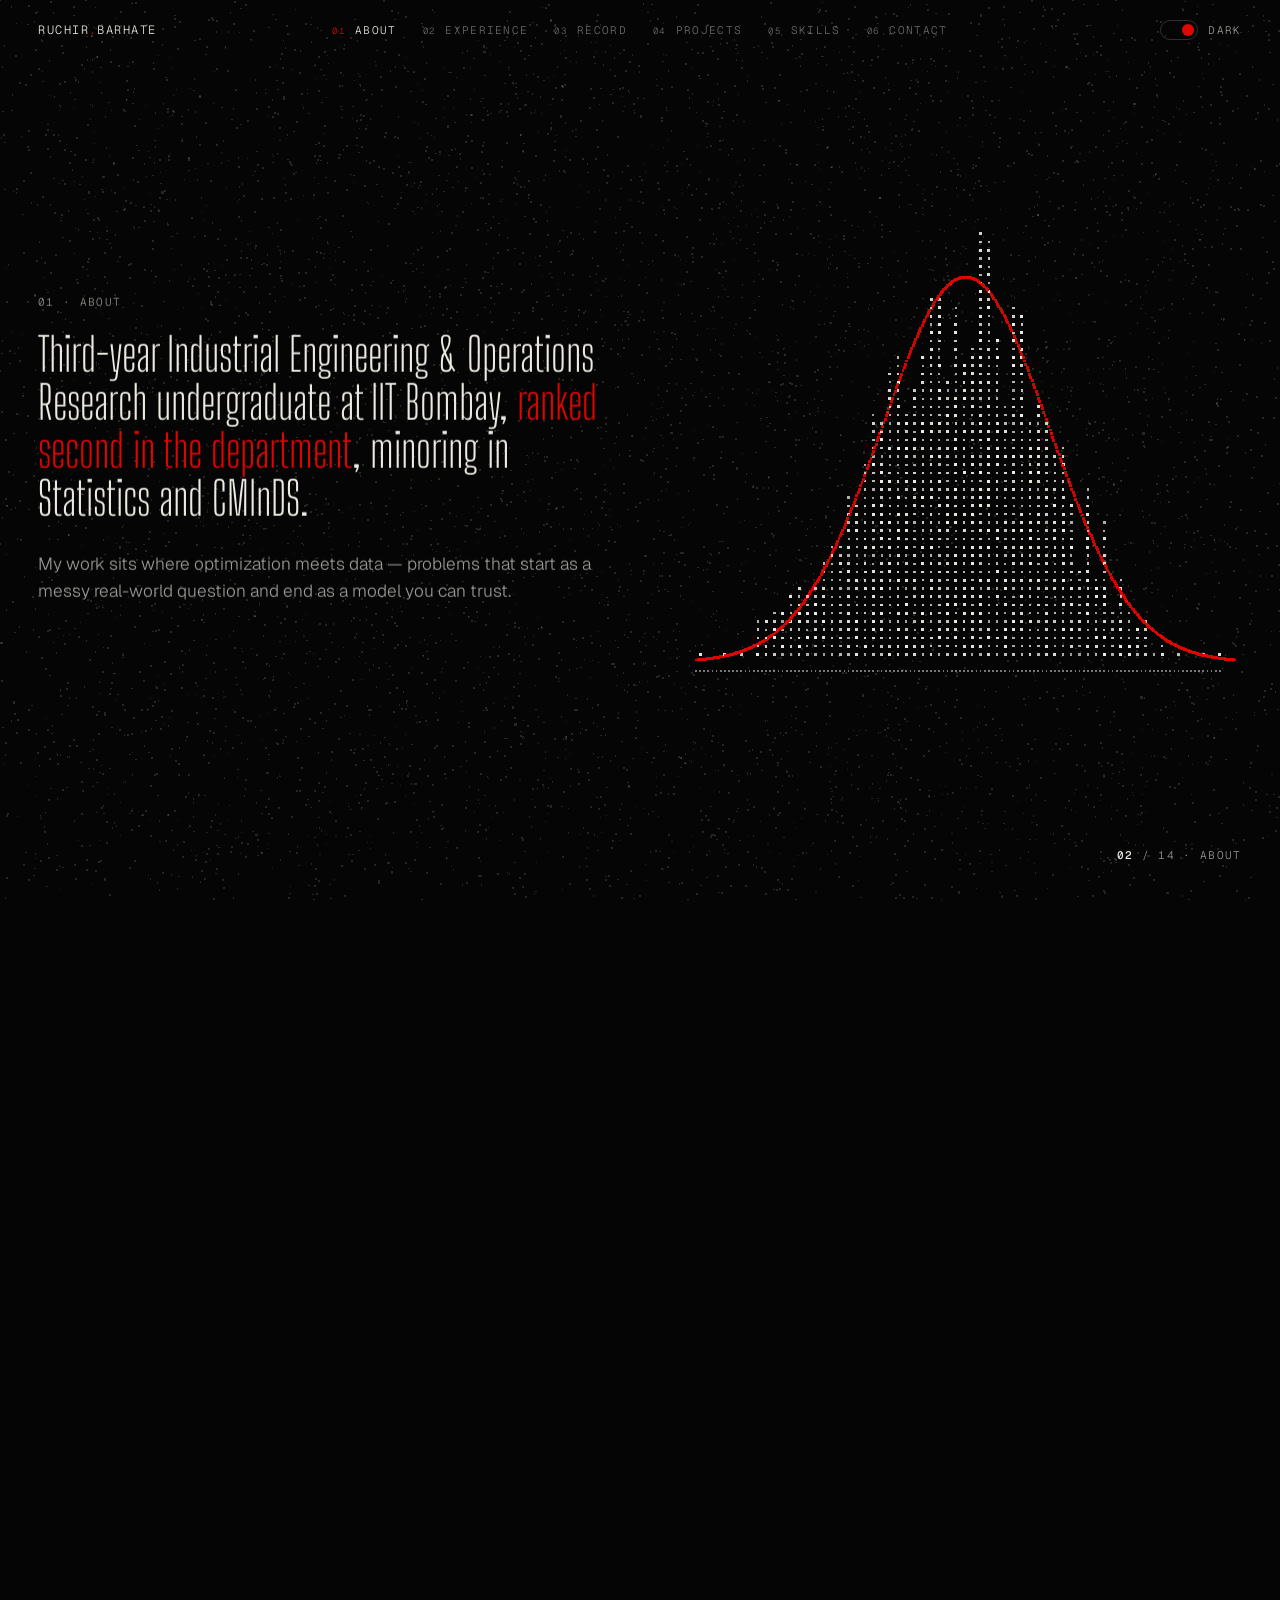
<file: canvas/index.html>
<!DOCTYPE html>
<html lang="en" data-theme="light">
<head>
<meta charset="UTF-8">
<meta name="viewport" content="width=device-width,initial-scale=1">
<title>Ruchir Barhate — IEOR, IIT Bombay</title>
<script>try{const t=localStorage.getItem('rb-theme');if(t==='dark'||t==='light')document.documentElement.dataset.theme=t}catch(e){}</script>
<link rel="preconnect" href="https://fonts.googleapis.com">
<link rel="stylesheet" href="https://fonts.googleapis.com/css2?family=Big+Shoulders+Display:wght@100..900&family=Geist+Mono:wght@400;500&family=Geist:wght@300..600&display=swap">
<link rel="stylesheet" href="style.css?v=1">
</head>
<body>
<!-- one canvas: every dot on the page lives here and re-forms for each station as you scroll -->
<canvas id="field" aria-hidden="true"></canvas>

<header class="bar">
  <a class="brand" href="#" data-go="0">Ruchir<i>.</i>Barhate</a>
  <nav class="rail" aria-label="Sections">
    <a data-go="1"><span>01</span>About</a>
    <a data-go="2"><span>02</span>Experience</a>
    <a data-go="6"><span>03</span>Record</a>
    <a data-go="7"><span>04</span>Projects</a>
    <a data-go="12"><span>05</span>Skills</a>
    <a data-go="13"><span>06</span>Contact</a>
  </nav>
  <button class="mode" id="mode" type="button" aria-label="Switch colour mode"><span class="sw"><i></i></span><span class="label" id="modeLabel">Light</span></button>
</header>


<main id="stations">
  <!-- 0 · hero : dots form the portrait -->
  <section class="st hero" data-name="Hello">
    <div class="label status"><i></i>Third year · IIT Bombay · open to research internships, summer 2027</div>
    <h1><span>Off the path,</span><span class="ol">on course</span></h1>
    <h2 class="giant">Ruchir<br>Barhate</h2>
    <div class="label cue">Scroll — the dots re-form at every stop</div>
  </section>

  <!-- 1 · about : a Gaussian dot-plot with its density curve -->
  <section class="st about" data-name="About">
    <div class="label">01 · About</div>
    <!-- placeholder copy: Ruchir will supply the final text -->
    <p class="lead">Third-year Industrial Engineering &amp; Operations Research undergraduate at IIT Bombay, <em>ranked second in the department</em>, minoring in Statistics and CMInDS.</p>
    <p>My work sits where optimization meets data — problems that start as a messy real-world question and end as a model you can trust.</p>
  </section>

  <!-- 2–5 · experience : one stop per role, dots form its number -->
  <section class="st xp" data-name="Experience">
    <div class="label">02 · Experience <b>01</b> / 04</div>
    <div class="chip live"><i></i>Incoming · Summer 2026</div>
    <h2>Data Analyst Intern</h2>
    <div class="org">American Express</div>
    <p>Add a line about the team and the problem once you start.</p>
    <div class="tags"><span>Analytics</span><span>SQL</span></div>
  </section>
  <section class="st xp" data-name="Experience">
    <div class="label">02 · Experience <b>02</b> / 04</div>
    <div class="chip">Completed · Winter 2026</div>
    <h2>AI / ML Intern</h2>
    <div class="org">Alpha Alternatives</div>
    <p>Winter internship in an AI and machine-learning role. Replace with what you built.</p>
    <div class="tags"><span>Machine learning</span><span>Python</span></div>
  </section>
  <section class="st xp" data-name="Experience">
    <div class="label">02 · Experience <b>03</b> / 04</div>
    <div class="chip on">Ongoing · 2025 — now</div>
    <h2>Undergraduate Researcher</h2>
    <div class="org">CSALT, IIT Bombay</div>
    <p>Fair evaluation of large language models on Indian languages, with Prof. Preethi Jyothi.</p>
    <div class="tags"><span>LLM evaluation</span><span>Multilingual NLP</span><span>High-performance computing</span></div>
  </section>
  <section class="st xp" data-name="Experience">
    <div class="label">02 · Experience <b>04</b> / 04</div>
    <div class="chip on">Ongoing · 2024 — now</div>
    <h2>Avionics Engineer</h2>
    <div class="org">IITB Rocket Team</div>
    <p>Telemetry and flight electronics — the data link from flight computer to ground station.</p>
    <div class="tags"><span>Embedded systems</span><span>Telemetry</span></div>
  </section>

  <!-- 6 · record : dots spell the CPI -->
  <section class="st record" data-name="Record">
    <div class="label">03 · Record</div>
    <h2>Department rank <em>2</em></h2>
    <dl>
      <dt>Program</dt><dd>B.Tech, Industrial Engineering &amp; Operations Research</dd>
      <dt>Minors</dt><dd>Statistics · CMInDS</dd>
      <dt>Roles</dt><dd>Undergraduate Representative · Teaching Assistant for Probability, Calculus and Optimization</dd>
    </dl>
  </section>

  <!-- 7–11 · projects : dots draw each project's figure -->
  <section class="st proj" data-name="Projects">
    <div class="label">04 · Projects <b>01</b> / 05 · Research · 2026</div>
    <h2>Fair Evaluation of LLMs</h2>
    <p>Benchmarking how large language models perform across Indian languages, and what "fair" comparison means when data and scripts differ.</p>
    <div class="tags"><span>LLM evaluation</span><span>Multilingual</span><span>PyTorch</span></div>
  </section>
  <section class="st proj" data-name="Projects">
    <div class="label">04 · Projects <b>02</b> / 05 · Research · 2026</div>
    <h2>Graph-Based Hallucination Detection</h2>
    <p>Turning model outputs into graphs of claims to flag unsupported statements; multilingual LoRA experiments on IIT Bombay's computing cluster.</p>
    <div class="tags"><span>Graphs</span><span>LoRA</span><span>High-performance computing</span></div>
  </section>
  <section class="st proj" data-name="Projects">
    <div class="label">04 · Projects <b>03</b> / 05 · With Prof. Vishnu Narayanan</div>
    <h2>BLADE — Neural Networks Trained by Integer Programming</h2>
    <p>Training binarised neural networks with mixed-integer programming instead of gradient descent.</p>
    <div class="tags"><span>Mixed-integer programming</span><span>Optimization</span><span>Binarised networks</span></div>
  </section>
  <section class="st proj" data-name="Projects">
    <div class="label">04 · Projects <b>04</b> / 05 · Model · 2026</div>
    <h2>Bihar Prohibition, Simulated</h2>
    <p>A system-dynamics model of Bihar's 2016 alcohol prohibition — stocks, flows and unintended feedback loops.</p>
    <div class="tags"><span>System dynamics</span><span>Policy</span><span>Simulation</span></div>
  </section>
  <section class="st proj" data-name="Projects">
    <div class="label">04 · Projects <b>05</b> / 05 · IITB Rocket Team</div>
    <h2>Flight Telemetry System</h2>
    <p>Avionics for a student rocket: sensor data from the flight computer, down a radio link, to a live ground display.</p>
    <div class="tags"><span>Embedded systems</span><span>Telemetry</span><span>C / C++</span></div>
  </section>

  <!-- 12 · skills : three connected clusters -->
  <section class="st skills" data-name="Skills">
    <div class="label">05 · Skills</div>
    <h3>Optimization &amp; Operations Research</h3>
    <p>Linear and mixed-integer programming · stochastic processes · Markov chains · simulation · AnyLogic · system dynamics · Gurobi</p>
    <h3>Statistics &amp; Machine Learning</h3>
    <p>Python · PyTorch · statistical inference · LLM evaluation · LoRA · graph methods · NumPy · pandas</p>
    <h3>Systems &amp; Tools</h3>
    <p>C / C++ · embedded telemetry · Linux · Slurm · Git · SQL · LaTeX · Figma</p>
  </section>

  <!-- 13 · contact : a dotted globe -->
  <section class="st contact" data-name="Contact">
    <div class="label">06 · Contact</div>
    <h2>Let's work<br>together</h2>
    <a class="mail" href="mailto:you@example.com">you@example.com ↗</a>
    <div class="links"><a href="#">GitHub</a><a href="#">LinkedIn</a><a href="#">Scholar</a></div>
    <div class="label foot">IIT Bombay, Powai, Mumbai · © 2026 Ruchir Barhate</div>
  </section>
</main>
<div class="count label" aria-hidden="true"><b id="cnum">01</b> / <span id="ctot">14</span> · <span id="cname">Hello</span></div>
<div id="track" aria-hidden="true"></div>

<script src="../face-data.js?v=3"></script>
<script src="app.js?v=1"></script>
</body>
</html>
</file>
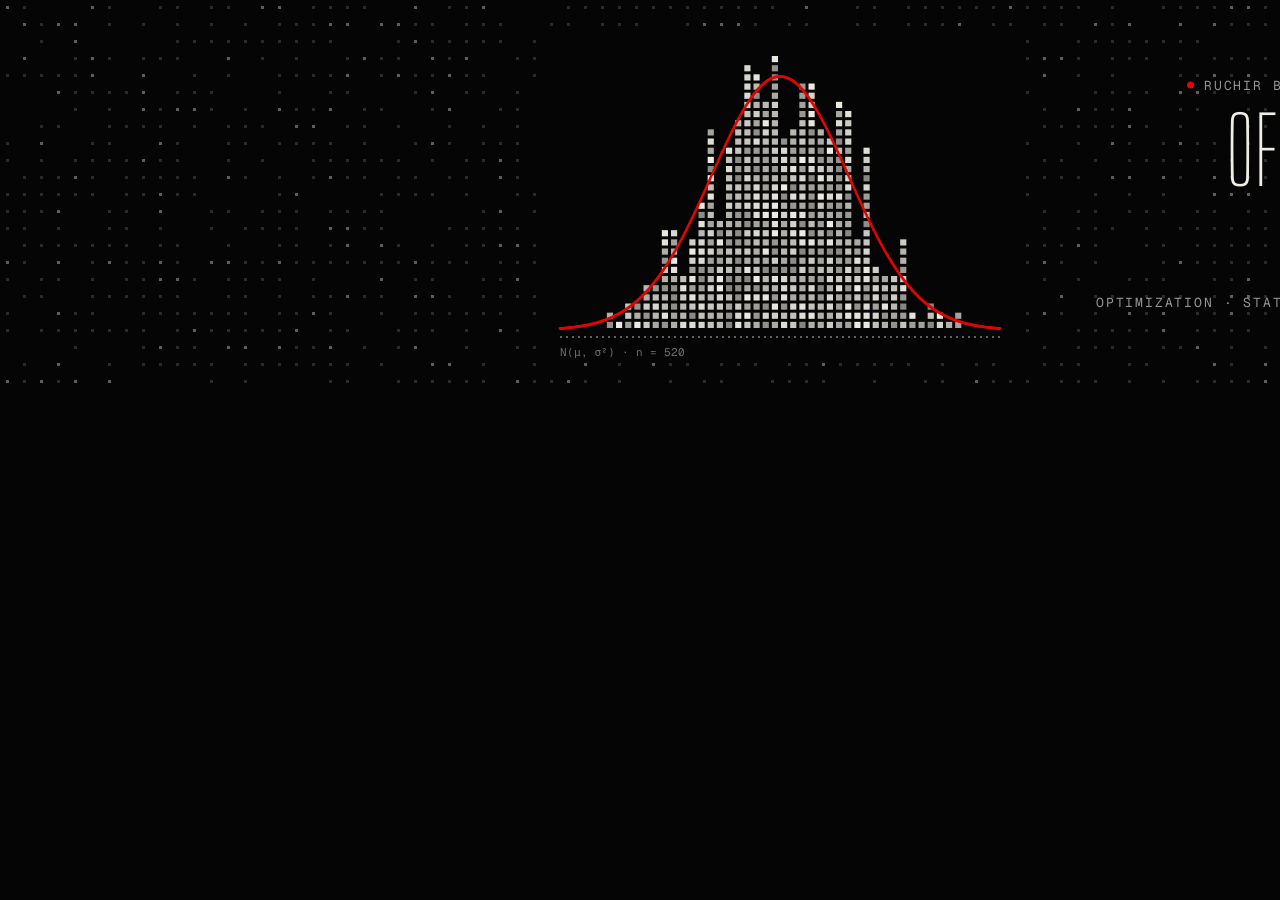
<file: banner/linkedin-banner.html>
<!DOCTYPE html>
<html lang="en">
<head>
<meta charset="UTF-8">
<title>LinkedIn banner — Ruchir Barhate</title>
<!-- Source for linkedin-banner.png (1584×396, LinkedIn's banner size). The profile photo covers the
     lower-left on desktop, so everything that matters sits right of ~x=520. -->
<link rel="stylesheet" href="https://fonts.googleapis.com/css2?family=Big+Shoulders+Display:wght@100..900&family=Geist+Mono:wght@400;500&display=swap">
<style>
  *{margin:0;padding:0;box-sizing:border-box}
  html,body{width:1584px;height:396px;overflow:hidden;background:#050505}
  #b{position:relative;width:1584px;height:396px;color:#efede6}
  canvas{position:absolute;inset:0}
  .txt{position:absolute;right:56px;top:50%;transform:translateY(-52%);text-align:right}
  .lbl{font:400 13px/1 "Geist Mono",monospace;letter-spacing:.14em;text-transform:uppercase;color:rgba(239,237,230,.62)}
  .lbl b{color:#efede6;font-weight:500}.lbl i{display:inline-block;width:7px;height:7px;border-radius:50%;background:#e10600;margin-right:10px;vertical-align:1px}
  h1{font:200 92px/.9 "Big Shoulders Display",sans-serif;text-transform:uppercase;margin:18px 0 20px}
  h1 span{display:block}h1 .ol{color:transparent;-webkit-text-stroke:1.4px #e10600}
</style>
</head>
<body>
<div id="b">
  <canvas id="c" width="1584" height="396"></canvas>
  <div class="txt">
    <div class="lbl"><i></i>Ruchir Barhate · <b>IEOR, IIT Bombay</b></div>
    <h1><span>Off the path,</span><span class="ol">on course</span></h1>
    <div class="lbl">Optimization · Statistics · Machine Learning</div>
  </div>
</div>
<script>
(async()=>{
  try{await document.fonts.ready}catch(e){}
  const c=document.getElementById('c'),g=c.getContext('2d'),W=1584,H=396;
  const rnd=(s=>()=>(s=(s*16807)%2147483647)/2147483647)(9445);
  // the site's background lattice: square dots on a 17px grid, ~2/3 present, a few brighter
  for(let y=6;y<H;y+=17)for(let x=6;x<W;x+=17){const h=rnd();if(h>.68)continue;g.fillStyle=`rgba(239,237,230,${h<.12?.38:.16})`;g.fillRect(x,y,3,3)}
  // a dithered dot-plot of a normal sample with its density curve in red, between the photo and the text
  const x0=560,x1=1000,base=330,cols=48,dx=(x1-x0)/cols,stack=new Array(cols).fill(0),M=520;   // sized so the curve peaks ~250px up
  g.clearRect(x0-20,40,x1-x0+40,base-20);g.fillStyle='#050505';g.fillRect(x0-20,40,x1-x0+40,base-20);
  for(let n=0;n<M;n++){const z=Math.sqrt(-2*Math.log(rnd()+1e-9))*Math.cos(2*Math.PI*rnd()),k=Math.floor((z+3.2)/6.4*cols);if(k<0||k>=cols)continue;
    const y=base-(stack[k]++)*dx,a=.55+.45*rnd();g.fillStyle=`rgba(239,237,230,${a})`;g.fillRect(x0+k*dx+1,y-dx+1,dx-3,dx-3)}
  const peak=M*(6.4/cols)*.3989*dx;g.fillStyle='#e10600';
  for(let i=0;i<=600;i++){const z=-3.2+6.4*i/600,x=x0+(z+3.2)/6.4*(x1-x0),y=base-peak*Math.exp(-z*z/2);g.fillRect(x-1.2,y-1.2,2.4,2.4)}
  g.fillStyle='rgba(239,237,230,.4)';for(let x=x0;x<=x1;x+=6)g.fillRect(x,base+6,2,2);   // dotted axis
  g.font='400 11px "Geist Mono",monospace';g.fillStyle='rgba(239,237,230,.45)';g.fillText('N(μ, σ²) · n = '+M,x0,base+26);
  document.body.dataset.ready='1';
})();
</script>
</body>
</html>
</file>
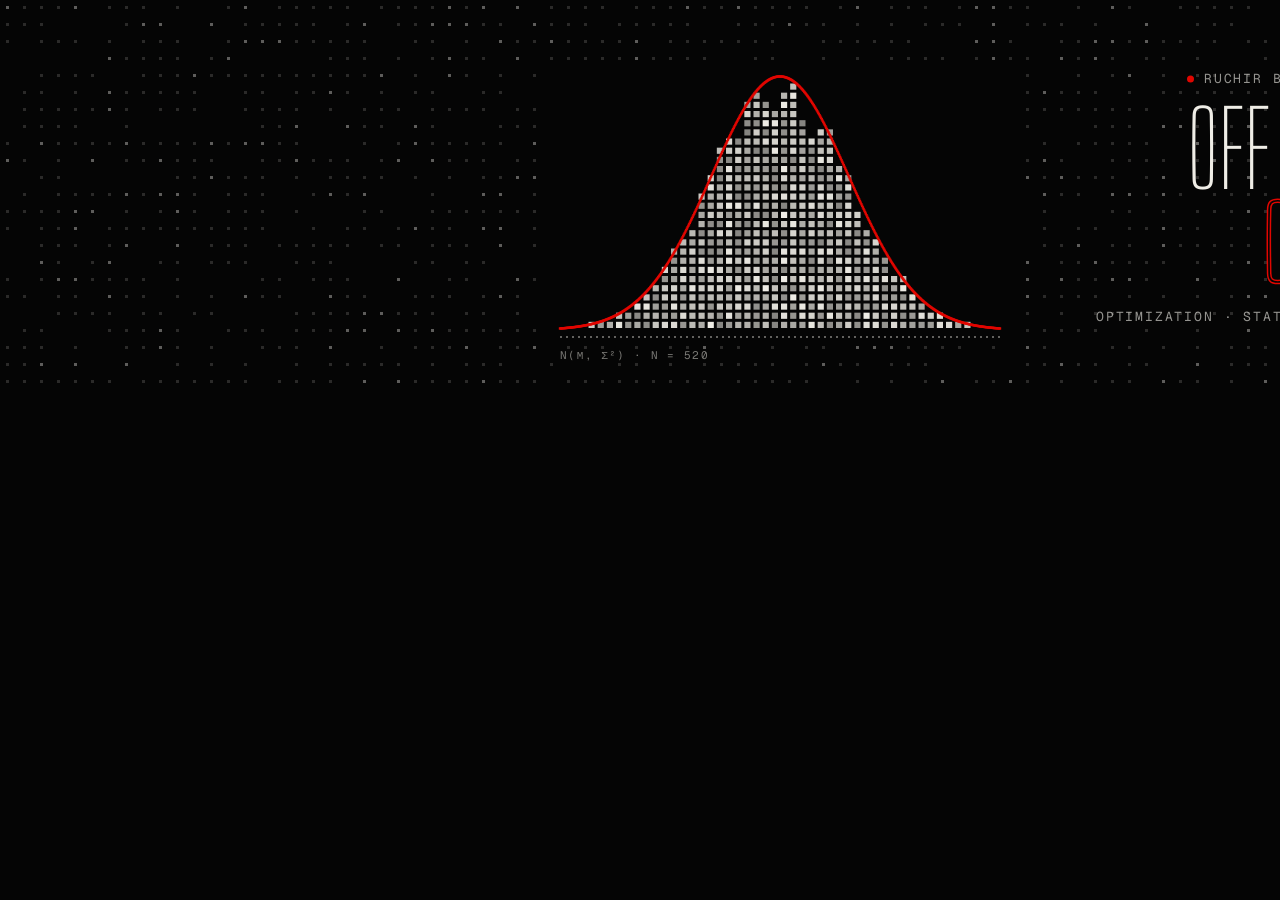
<file: banner/options.html>
<!DOCTYPE html>
<html lang="en">
<head>
<meta charset="UTF-8">
<title>LinkedIn banner options</title>
<!-- LinkedIn banners (1584×396) built from the site's own pieces. Pick one with ?v=1 … ?v=11 (11 is 7 in light mode).
     The profile photo covers the lower-left on desktop, so artwork and text stay right of ~x=500. -->
<link rel="stylesheet" href="https://fonts.googleapis.com/css2?family=Big+Shoulders+Display:wght@100..900&family=Geist+Mono:wght@400;500&family=Dela+Gothic+One&display=swap">
<style>
  *{margin:0;padding:0;box-sizing:border-box}
  html,body{width:1584px;height:396px;overflow:hidden;background:var(--bg)}
  :root{--bg:#050505;--fg:239,237,230;--red:#e10600}
  body.light{--bg:#ece8de;--fg:38,34,30}
  #b{position:relative;width:1584px;height:396px;color:rgb(var(--fg))}
  canvas{position:absolute;inset:0}
  .txt{position:absolute;top:50%;transform:translateY(-50%)}
  .txt.r{right:56px;text-align:right}.txt.l{left:var(--x,560px);text-align:left}
  .lbl{font:400 13px/1 "Geist Mono",monospace;letter-spacing:.14em;text-transform:uppercase;color:rgba(var(--fg),.62)}
  .lbl b{color:rgb(var(--fg));font-weight:500}.lbl i{display:inline-block;width:7px;height:7px;border-radius:50%;background:var(--red);margin-right:10px;vertical-align:1px}
  h1{font:200 var(--fs,104px)/.9 "Big Shoulders Display",sans-serif;text-transform:uppercase;margin:18px 0 20px}
  h1 span{display:block}h1 .ol{color:transparent;-webkit-text-stroke:1.5px var(--red)}
  .tag{position:absolute;font:400 11px/1 "Geist Mono",monospace;letter-spacing:.12em;text-transform:uppercase;color:rgba(var(--fg),.5)}
</style>
</head>
<body>
<div id="b"><canvas id="c" width="1584" height="396"></canvas></div>
<script src="../face-data.js"></script>
<script>
(async()=>{
const V=+(new URLSearchParams(location.search).get('v')||1);
if(V===11)document.body.classList.add('light');   // 11 = the route, in light mode
try{await Promise.all(['200 100px "Big Shoulders Display"','600 100px "Big Shoulders Display"','300 100px "Big Shoulders Display"','400 13px "Geist Mono"','400 60px "Dela Gothic One"'].map(f=>document.fonts.load(f,'ゴ0RB')));await document.fonts.ready}catch(e){}
const c=document.getElementById('c'),g=c.getContext('2d'),W=1584,H=396,B=document.getElementById('b');
const LIGHT=V===11,FG=LIGHT?[38,34,30]:[239,237,230],BG=LIGHT?'#ece8de':'#050505',RED='#e10600';
const fg=a=>`rgba(${FG},${a})`;
const rng=s=>()=>(s=(s*16807)%2147483647)/2147483647;let rnd=rng(9445);
const bay=[0,32,8,40,2,34,10,42,48,16,56,24,50,18,58,26,12,44,4,36,14,46,6,38,60,28,52,20,62,30,54,22,3,35,11,43,1,33,9,41,51,19,59,27,49,17,57,25,15,47,7,39,13,45,5,37,63,31,55,23,61,29,53,21].map(v=>(v+.5)/64);
const dith=(x,y)=>bay[(y&7)*8+(x&7)];

// ---------- shared pieces ----------
function lattice(alpha=1,clear){const r=rng(77);for(let y=6;y<H;y+=17)for(let x=6;x<W;x+=17){const h=r();if(h>.68)continue;if(clear&&clear(x,y))continue;g.fillStyle=fg((h<.12?.38:.16)*alpha);g.fillRect(x,y,3,3)}}
function text({side='r',x=560,fs=104,label=true,sub=true}={}){
  const d=document.createElement('div');d.className='txt '+side;d.style.setProperty('--x',x+'px');d.style.setProperty('--fs',fs+'px');
  d.innerHTML=(label?'<div class="lbl"><i></i>Ruchir Barhate · <b>IEOR, IIT Bombay</b></div>':'')+'<h1><span>Off the path,</span><span class="ol">on course</span></h1>'+(sub?'<div class="lbl">Optimization · Statistics · Machine Learning</div>':'');
  B.append(d);return d}
function tag(t,x,y,align='left'){const d=document.createElement('div');d.className='tag';d.textContent=t;d.style.left=x+'px';d.style.top=y+'px';if(align==='right'){d.style.left='auto';d.style.right=(W-x)+'px'}B.append(d)}
function clearBox(x,y,w,h){g.fillStyle=BG;g.fillRect(x,y,w,h)}
// rasterise text to a cell grid (for dot-matrix lettering)
function cells(str,font,rows){const m=document.createElement('canvas').getContext('2d');m.font=font(rows);const cols=Math.ceil(m.measureText(str).width)+2;
  const o=document.createElement('canvas');o.width=cols;o.height=rows;const og=o.getContext('2d',{willReadFrequently:true});og.font=font(rows);og.fillStyle='#fff';og.textBaseline='middle';og.fillText(str,1,rows*.54);
  const d=og.getImageData(0,0,cols,rows).data;return{cols,rows,on:(x,y)=>d[(y*cols+x)*4+3]>110}}

// ---------- 1 · normal dot-plot with its density curve (statistics) ----------
function gauss(x0,x1,base,M=520,cols=48){const dx=(x1-x0)/cols,r=rng(5);
  for(let k=0;k<cols;k++){const z=-3.2+(k+.5)*6.4/cols,n=Math.round(M*(6.4/cols)*.3989*Math.exp(-z*z/2)*(.86+.2*r()));   // a sample's histogram, a little noise, never above the curve by much
    for(let i=0;i<n;i++){g.fillStyle=fg(.55+.45*r());g.fillRect(x0+k*dx+1,base-(i+1)*dx+1,dx-3,dx-3)}}
  const peak=M*(6.4/cols)*.3989*dx;g.fillStyle=RED;for(let i=0;i<=600;i++){const z=-3.2+6.4*i/600;g.fillRect(x0+(z+3.2)/6.4*(x1-x0)-1.2,base-peak*Math.exp(-z*z/2)-1.2,2.4,2.4)}
  g.fillStyle=fg(.4);for(let x=x0;x<=x1;x+=6)g.fillRect(x,base+6,2,2)}

// ---------- 2 · the halftone portrait ----------
function portrait(cx,top,h){const F=window.FACE,b=Uint8Array.from(atob(F.data),c=>c.charCodeAt(0)),cell=h/F.rows,x0=cx-F.cols*cell/2;
  for(let j=0;j<F.rows;j++)for(let i=0;i<F.cols;i++){const v=b[j*F.cols+i];if(!v)continue;const l=(v-1)/254,s=cell*(.28+.62*l);
    g.fillStyle=fg(.28+.72*l);g.fillRect(x0+i*cell+(cell-s)/2,top+j*cell+(cell-s)/2,s,s)}}

// ---------- 3 · divergence meter ----------
function meter(x0,y0,w,h,val){const T=8,tw=w/T,GW=9,GH=15,cell=Math.min(tw*.78/GW,h*.74/GH),a=val.padStart(T,' ').split('');
  g.fillStyle='#070403';g.fillRect(x0-10,y0-10,w+20,h+20);g.strokeStyle='rgba(255,140,60,.2)';g.strokeRect(x0-10,y0-10,w+20,h+20);
  const glyph=ch=>{if(ch==='.'){return{cols:GW,rows:GH,on:(x,y)=>(x===4||x===5)&&(y===GH-2||y===GH-3)}}return cells(ch,r=>`300 ${r*1.02}px "Big Shoulders Display"`,GH)};
  const stack=[...'0123456789'].map(d=>cells(d,r=>`300 ${r*1.02}px "Big Shoulders Display"`,GH));
  a.forEach((ch,k)=>{const gx=x0+k*tw+tw*.08,gw=tw*.84,r=gw*.42,grd=g.createLinearGradient(gx,0,gx+gw,0);grd.addColorStop(0,'#1a100a');grd.addColorStop(.5,'#0c0705');grd.addColorStop(1,'#1a100a');
    g.fillStyle=grd;g.beginPath();g.roundRect(gx,y0,gw,h,[r,r,6,6]);g.fill();g.strokeStyle='rgba(255,150,80,.16)';g.stroke();
    const ox=x0+k*tw+(tw-GW*cell)/2,oy=y0+(h-GH*cell)/2,sz=cell*.8;g.fillStyle='rgba(255,120,40,.07)';
    for(let y=0;y<GH;y++)for(let x=0;x<GW;x++)if(stack.some(s=>x<s.cols&&s.on(x+Math.floor((s.cols-GW)/2),y)))g.fillRect(ox+x*cell,oy+y*cell,sz,sz);
    if(ch===' ')return;const gl=glyph(ch),off=ch==='.'?0:Math.floor((gl.cols-GW)/2);g.shadowColor='rgba(255,90,10,.9)';g.shadowBlur=cell*1.6;g.fillStyle='rgba(255,155,70,.96)';
    for(let y=0;y<GH;y++)for(let x=0;x<GW;x++)if(x+off<gl.cols&&gl.on(x+off,y))g.fillRect(ox+x*cell,oy+y*cell,sz,sz);g.shadowBlur=0})}

// ---------- 4 · the dithered tyre, side-on, with pit lights ----------
function tyre(cx,cy,R,cellPx=4,band=[225,6,0]){const RI=R*.64,N=Math.ceil(R*2/cellPx);
  for(let j=0;j<N;j++)for(let i=0;i<N;i++){const x=(i+.5)*cellPx-R,y=(j+.5)*cellPx-R,r=Math.hypot(x,y);if(r>R)continue;
    const a=Math.atan2(y,x),light=.5+.5*Math.cos(a+2.3);let lum,red=false;
    if(r>RI){const t=(r-RI)/(R-RI);lum=.01+.16*light*Math.sin(Math.PI*t)+(t>.9?.5*light:0);if(t>.3&&t<.42){red=true;lum=.6+.4*light}}
    else{const sp=Math.abs(Math.sin(a*2.5))>.93,rr=r/RI;lum=rr>.9?.85*light+.12:rr<.16?.95:rr<.28?.5*light+.2:sp?.55+.4*light:.08+.12*light}
    const on=dith(i,j)<lum*.98;g.fillStyle=red?(on?RED:'rgba(80,0,0,.9)'):(on?fg(1):fg(.05));g.fillRect(cx-R+i*cellPx,cy-R+j*cellPx,cellPx-1,cellPx-1)}}

// ---------- 5 · community graph (footer) ----------
function network(x0,x1,y0,y1){const r=rng(424),hubs=[],nodes=[],edges=[],K=5;
  for(let k=0;k<K;k++){const h={x:x0+(x1-x0)*(k+.5)/K+(r()-.5)*40,y:y0+(y1-y0)*(.25+r()*.5),hub:1,c:k};hubs.push(h);nodes.push(h)}
  hubs.forEach(h=>{const n=9+(r()*10|0);for(let i=0;i<n;i++){const a=r()*6.283,d=22+r()*48,v={x:h.x+Math.cos(a)*d,y:h.y+Math.sin(a)*d*1.3,c:h.c};nodes.push(v);edges.push([h,v])}});
  for(let k=0;k<K-1;k++)edges.push([hubs[k],hubs[k+1],1]);edges.push([hubs[0],hubs[2],1]);edges.push([hubs[1],hubs[4],1]);
  for(let i=0;i<40;i++)nodes.push({x:x0+r()*(x1-x0),y:y0-20+r()*(y1-y0+40),iso:1});
  const hot=2;g.lineWidth=1;edges.forEach(([a,b,t])=>{g.strokeStyle=t?fg(.3):a.c===hot?'rgba(225,60,50,.55)':fg(.14);g.beginPath();g.moveTo(a.x,a.y);g.lineTo(b.x,b.y);g.stroke()});
  nodes.forEach(n=>{const s=n.hub?9:n.iso?3:4;if(n.hub){g.fillStyle=BG;g.fillRect(n.x-s/2,n.y-s/2,s,s);g.strokeStyle=n.c===hot?RED:fg(1);g.strokeRect(n.x-s/2+.5,n.y-s/2+.5,s-1,s-1);g.fillStyle=n.c===hot?RED:fg(1);g.fillRect(n.x-1,n.y-1,2,2)}
    else{g.fillStyle=n.c===hot?RED:fg(n.iso?.45:.8);g.fillRect(n.x-s/2,n.y-s/2,s,s)}});
  g.font='400 10px "Geist Mono",monospace';g.fillStyle=fg(.45);g.fillText(`GRAPH · n=${nodes.length} · m=${edges.length} · k=${K}`,x0,y1+28)}

// ---------- 6 · dotted globe (contact) ----------
function globe(cx,cy,R,rot=.6){const n=5200;for(let i=0;i<n;i++){const y=1-2*(i+.5)/n,r=Math.sqrt(1-y*y),a=i*2.399963;let x=Math.cos(a)*r,z=Math.sin(a)*r;
    const X=x*Math.cos(rot)-z*Math.sin(rot),Z=x*Math.sin(rot)+z*Math.cos(rot);if(Z<-.05)continue;const land=Math.sin(x*4.1+y*2)*Math.cos(z*3.3-y*1.4)>.15;
    const s=land?2.6:1.6;g.fillStyle=fg((land?.8:.2)*(.3+.7*Z));g.fillRect(cx+X*R-s/2,cy-y*R-s/2,s,s)}
  // Mumbai, marked
  const lat=19.1*Math.PI/180,lon=(72.9-90)*Math.PI/180,px=Math.cos(lat)*Math.sin(lon),py=Math.sin(lat);g.fillStyle=RED;g.fillRect(cx+px*R-4,cy-py*R-4,8,8);
  g.strokeStyle=RED;g.beginPath();g.arc(cx+px*R,cy-py*R,14,0,7);g.stroke()}

// ---------- 7 · off the path, on course: the expected route, and the one taken ----------
function route(x0,x1,y){const r=rng(31),tx=x1,ty=y;
  g.fillStyle=fg(.35);for(let x=x0;x<=tx-24;x+=10)g.fillRect(x,y-1,4,2);   // the obvious road
  let px=x0,py=y,vy=0;const pts=[];for(let i=0;i<=420;i++){const t=i/420;px=x0+(tx-x0)*t;vy+=(r()-.5)*2.4-(py-ty)*.004*(1-t)*0;py+=vy*.9;const pull=Math.pow(t,3);py=py*(1-pull)+ty*pull;vy*=.97;pts.push([px,py+Math.sin(t*9)*42*Math.sin(Math.PI*t)])}
  pts.forEach(([x,yy],i)=>{if(i%2)return;g.fillStyle=i>390?RED:`rgba(225,6,0,${.35+.65*i/420})`;g.fillRect(x-2,yy-2,4,4)});
  g.strokeStyle=RED;g.lineWidth=1.5;g.beginPath();g.arc(tx,ty,13,0,7);g.stroke();g.fillStyle=RED;g.fillRect(tx-3,ty-3,6,6);
  g.fillStyle=fg(.8);g.fillRect(x0-4,y-4,8,8)}

// ---------- 8 · project figures, dithered (as on the project tiles) ----------
function art(kind,w,h){const o=document.createElement('canvas');o.width=w;o.height=h;const q=o.getContext('2d',{willReadFrequently:true});q.fillStyle='#000';q.fillRect(0,0,w,h);q.strokeStyle=q.fillStyle='#fff';
  const r=rng(kind.length*977);
  if(kind==='bars'){const n=12;for(let i=0;i<n;i++){const v=.25+.7*Math.abs(Math.sin(i*1.7+i*i*.1));q.globalAlpha=.35+.65*v;q.fillRect(w*.06+i*w*.88/n,h*.9-v*h*.75,w/n*.6,v*h*.75)}}
  if(kind==='graph'){const p=[...Array(16)].map(()=>[r()*w*.9+w*.05,r()*h*.8+h*.1]);q.globalAlpha=.6;q.lineWidth=.6;p.forEach((a,i)=>p.forEach((b,j)=>{if(j>i&&Math.hypot(a[0]-b[0],a[1]-b[1])<w*.24){q.beginPath();q.moveTo(...a);q.lineTo(...b);q.stroke()}}));q.globalAlpha=1;p.forEach(a=>{q.beginPath();q.arc(a[0],a[1],Math.max(1,w/45),0,7);q.fill()})}
  if(kind==='grid'){for(let i=0;i<10;i++)for(let j=0;j<6;j++){q.globalAlpha=Math.sin(i*3.1+j*1.7)>0?1:.18;q.fillRect(w*.08+i*w*.085,h*.12+j*h*.13,w*.065,h*.1)}}
  if(kind==='flow'){q.lineWidth=2;[.18,.5,.82].forEach((x,i)=>{q.strokeRect(w*x-w*.1,h*.36,w*.2,h*.28);q.globalAlpha=.6;const l=[.7,.4,.85][i];q.fillRect(w*x-w*.1,h*.64-h*.28*l,w*.2,h*.28*l);q.globalAlpha=1});q.beginPath();q.ellipse(w*.5,h*.5,w*.4,h*.38,0,Math.PI*1.1,Math.PI*1.9);q.stroke()}
  if(kind==='wave'){q.lineWidth=2;for(let k=0;k<3;k++){q.globalAlpha=1-k*.3;q.beginPath();for(let x=0;x<w;x+=2){const y=h*(.28+k*.22)+Math.sin(x*.05*(k+1))*h*.08;x?q.lineTo(x,y):q.moveTo(x,y)}q.stroke()}}
  return q.getImageData(0,0,w,h).data}
function tile(kind,x,y,w,h,label,red){g.fillStyle=BG;g.fillRect(x,y,w,h);g.strokeStyle=fg(.18);g.strokeRect(x+.5,y+.5,w-1,h-1);
  const cell=4,cols=w/cell|0,rows=(h-18)/cell|0,d=art(kind,cols,rows);
  for(let j=0;j<rows;j++)for(let i=0;i<cols;i++){const v=d[(j*cols+i)*4]/255,qq=Math.floor(v*3+dith(i,j))/3;if(qq<=0)continue;const s=cell*(.3+.6*qq);g.fillStyle=red&&i>cols*.55&&i<cols*.65?`rgba(225,6,0,${.3+.7*qq})`:fg(.3+.7*qq);g.fillRect(x+i*cell+(cell-s)/2,y+4+j*cell+(cell-s)/2,s,s)}
  g.font='400 9px "Geist Mono",monospace';g.fillStyle=fg(.5);g.fillText(label,x+8,y+h-7)}

// ---------- 9 · dot-matrix name ----------
function dotName(str,x0,y0,rows,maxW,redFrom){const m=cells(str,r=>`600 ${r*1.05}px "Big Shoulders Display"`,rows),cell=Math.min(6,maxW/m.cols);
  const split=redFrom?cells(str.slice(0,redFrom),r=>`600 ${r*1.05}px "Big Shoulders Display"`,rows).cols:1e9;   // first redFrom characters in white, the rest red
  for(let y=0;y<m.rows;y++)for(let x=0;x<m.cols;x++)if(m.on(x,y)){g.fillStyle=x>=split?RED:fg(.92);g.fillRect(x0+x*cell,y0+y*cell,cell*.8,cell*.8)}return m.cols*cell}

// ---------- 10 · Geass sigil + ゴゴゴ ----------
function sigil(cx,cy,w){const s=w/600;g.save();g.translate(cx-300*s,cy-190*s);g.scale(s,s);g.fillStyle='#b8262c';
  g.fill(new Path2D('M300 378L198 292C203 268 209 245 207 222C150 186 58 122 0 0C42 92 152 146 262 182C256 210 248 236 250 262C266 279 284 288 300 292C316 288 334 279 350 262C352 236 344 210 338 182C448 146 558 92 600 0C542 122 450 186 393 222C391 245 397 268 402 292Z'));g.restore();
  g.font=`600 ${w*.085}px "Big Shoulders Display"`;g.fillStyle=fg(1);g.textAlign='center';g.textBaseline='middle';g.fillText('RB',cx,cy-190*s+237*s);g.textAlign='left'}
function gogo(x,y,fs,dir=1){const grd=(gx,gy,s)=>{const q=g.createLinearGradient(gx-s/2,gy-s/2,gx+s/2,gy+s/2);q.addColorStop(.08,'#3a1149');q.addColorStop(.45,'#7a2a8f');q.addColorStop(.92,'#c64d93');return q};
  for(let i=0;i<6;i++){g.save();g.translate(x,y);g.transform(1,0,-.25,1,0,0);g.rotate(-.06);g.font=`400 ${fs}px "Dela Gothic One"`;g.textAlign='center';g.textBaseline='middle';
    g.lineWidth=fs*.08;g.strokeStyle='#24082d';g.lineJoin='round';g.strokeText('ゴ',0,0);g.fillStyle=grd(0,0,fs);g.fillText('ゴ',0,0);g.restore();
    x+=dir*fs*(i%2?-.35:.55);y+=fs*.82;fs*=.8}}

// ---------- the ten ----------
const variants={
  1:()=>{lattice(1,(x,y)=>x>545&&x<1015&&y>60&&y<345);gauss(560,1000,330);tag('N(μ, σ²) · n = 520',560,350);text()},
  2:()=>{lattice(1,(x,y)=>x>1120);portrait(1330,8,388);text({side:'l',x:560,fs:96})},
  3:()=>{lattice();meter(560,120,500,150,'1.048596');tag('Divergence meter · worldline 1.048596',560,300);text()},
  4:()=>{lattice(1,(x,y)=>Math.hypot(x-790,y-198)<158);tyre(790,198,150,4);[0,1,2].forEach(i=>{g.fillStyle=RED;g.beginPath();g.arc(990,140+i*34,9,0,7);g.fill()});tag('Pit stop · record 1.80 s',560,368);text()},
  5:()=>{lattice(.6);network(540,1060,90,300);text()},
  6:()=>{lattice(1,(x,y)=>Math.hypot(x-800,y-200)<190);globe(800,200,175);tag('19.13°N · 72.92°E',560,368);text()},
  7:()=>{lattice();route(540,1060,200);tag('Expected route',540,222);tag('Route taken',1060,232,'right');text()},
  8:()=>{lattice();const T=[['bars','LLM evaluation'],['graph','Hallucination graphs'],['grid','BLADE'],['flow','System dynamics'],['wave','Telemetry']];
    const tw=170,th=118;T.forEach(([k,l],i)=>{const row=i<3?0:1,col=row?i-3:i;tile(k,520+col*(tw+10)+(row?(tw+10)/2:0),46+row*(th+12),tw,th,l,i===0)});text({fs:96})},
  9:()=>{lattice();const w=dotName('RUCHIR BARHATE',520,64,46,1010,7);   // BARHATE in redg.fillStyle=RED;g.fillRect(520,320,40,3);
    const d=document.createElement('div');d.className='txt l';d.style.setProperty('--x','520px');d.style.top='auto';d.style.bottom='34px';d.style.transform='none';
    d.innerHTML='<div class="lbl" style="font-size:15px"><b>Off the path, on course</b> · IEOR, IIT Bombay · Optimization · Statistics · Machine Learning</div>';B.append(d)},
  10:()=>{lattice();sigil(800,198,330);gogo(1000,90,58);text()},
  11:()=>{lattice();route(540,1060,200);tag('Expected route',540,222);tag('Route taken',1060,232,'right');text()},
};
(variants[V]||variants[1])();
document.body.dataset.ready='1';
})();
</script>
</body>
</html>
</file>
<file: canvas/style.css>
:root{
  --display:'Big Shoulders Display','Arial Narrow',sans-serif;
  --sans:'Geist',system-ui,sans-serif; --mono:'Geist Mono',ui-monospace,monospace;
  --pad:clamp(18px,3vw,44px); --red:#e10600;
}
:root,[data-theme=light]{--bg-rgb:239 237 230;--fg-rgb:17 16 14}
[data-theme=dark]{--bg-rgb:5 5 5;--fg-rgb:239 237 230}
:root,[data-theme]{--bg:rgb(var(--bg-rgb));--fg:rgb(var(--fg-rgb));--muted:rgb(var(--fg-rgb)/.66);--dim:rgb(var(--fg-rgb)/.45);--line:rgb(var(--fg-rgb)/.18)}
*{box-sizing:border-box;margin:0;padding:0}
html{background:var(--bg);transition:background .4s}
body{color:var(--fg);font-family:var(--sans);font-weight:300;-webkit-font-smoothing:antialiased;overflow-x:hidden}
a{color:inherit;text-decoration:none;cursor:pointer}
button{font:inherit;color:inherit;background:none;border:0;cursor:pointer}
::selection{background:var(--red);color:#f4f1ea}
.label{font-family:var(--mono);font-size:11px;text-transform:uppercase;letter-spacing:.12em;color:var(--muted)}
.label b{color:var(--fg);font-weight:500}

#field{position:fixed;inset:0;width:100%;height:100%;display:block;z-index:0}
#track{position:relative;z-index:-1}

/* ---------- chrome ---------- */
.bar{position:fixed;top:0;left:0;right:0;z-index:10;display:grid;grid-template-columns:1fr auto 1fr;align-items:center;height:60px;padding:0 var(--pad)}
.brand{font-family:var(--mono);font-size:12px;text-transform:uppercase;letter-spacing:.12em}
.brand i{font-style:normal;color:var(--red)}
.count{position:fixed;right:var(--pad);bottom:var(--pad);z-index:10}
.mode{justify-self:end;display:flex;align-items:center;gap:10px}
.mode .sw{position:relative;width:38px;height:20px;border:1px solid var(--line);border-radius:20px}
.mode:hover .sw{border-color:var(--fg)}
.mode .sw i{position:absolute;top:3px;left:3px;width:12px;height:12px;border-radius:50%;background:var(--red);transition:transform .45s cubic-bezier(.34,1.56,.64,1)}
[data-theme=dark] .mode .sw i{transform:translateX(18px)}
.rail{justify-self:center;display:flex;gap:26px}
.rail a{display:flex;gap:10px;align-items:baseline;font-family:var(--mono);font-size:11px;text-transform:uppercase;letter-spacing:.12em;color:var(--dim);padding:3px 0;transition:color .25s,transform .35s cubic-bezier(.16,1,.3,1)}
.rail a span{font-size:9px}
.rail a:hover{color:var(--fg)}
.rail a.on{color:var(--fg)}
.rail a.on span{color:var(--red)}

/* ---------- stations: fixed text panels, faded in and out by scroll ---------- */
.st{position:fixed;left:var(--pad);top:50%;z-index:5;width:min(46vw,760px);opacity:0;pointer-events:none;will-change:opacity,transform;--c:-50%;transform:translateY(calc(var(--c) + var(--dy,0px)))}
.st.live{pointer-events:auto}
.st h2{font-family:var(--display);font-weight:500;text-transform:uppercase;line-height:.88;letter-spacing:-.005em}
.st p{font-size:clamp(17px,1.35vw,22px);line-height:1.6;color:var(--muted);max-width:620px}
.tags{display:flex;flex-wrap:wrap;gap:6px;margin-top:22px}
.tags span{font-family:var(--mono);font-size:10px;text-transform:uppercase;letter-spacing:.06em;padding:5px 8px;border:1px solid var(--line);color:var(--muted)}
.st>.label:first-child{margin-bottom:22px}

.hero{top:auto;bottom:calc(var(--pad) + 120px);width:min(52vw,900px);--c:0%}
.hero .status{display:flex;align-items:center;gap:10px;margin-bottom:22px}
.hero .status i,.chip.live i{width:7px;height:7px;border-radius:50%;background:var(--red);animation:ping 2s infinite}
@keyframes ping{0%{box-shadow:0 0 0 0 rgb(225 6 0/.55)}70%,100%{box-shadow:0 0 0 9px rgb(225 6 0/0)}}
.hero h1{font-family:var(--display);font-weight:200;text-transform:uppercase;font-size:clamp(34px,5.6vh,78px);line-height:.95}
.hero h1 span{display:block}
.hero h1 .ol{color:transparent;-webkit-text-stroke:1px var(--fg)}
.hero .giant{font-family:var(--display);font-weight:800;font-size:clamp(64px,min(11vw,17vh),220px);line-height:.84;margin-top:28px}
.hero .cue{margin-top:26px}

.about .lead{font-family:var(--display);font-weight:300;font-size:clamp(34px,3.6vw,64px);line-height:1.04;color:var(--fg);max-width:none;margin-bottom:28px}
.about .lead em{font-style:normal;color:var(--red)}

.xp h2{font-size:clamp(54px,6.6vw,124px);margin:22px 0 14px}
.xp .org{font-family:var(--mono);font-size:13px;text-transform:uppercase;letter-spacing:.12em;margin-bottom:26px}
.chip{display:inline-flex;align-items:center;gap:8px;font-family:var(--mono);font-size:10px;text-transform:uppercase;letter-spacing:.12em;padding:6px 10px;border:1px solid var(--line)}
.chip.on{border-color:var(--fg)}
.chip.live{background:var(--red);border-color:var(--red);color:#f4f1ea}
.chip.live i{background:#f4f1ea}

.record h2{font-size:clamp(48px,5.4vw,96px);margin-bottom:30px}
.record h2 em{font-style:normal;color:var(--red)}
.record dl{display:grid;grid-template-columns:auto 1fr;max-width:620px;border-top:1px solid var(--line)}
.record dt,.record dd{padding:14px 0;border-bottom:1px solid var(--line)}
.record dt{font-family:var(--mono);font-size:11px;text-transform:uppercase;letter-spacing:.1em;color:var(--dim);padding-right:30px}
.record dd{font-size:clamp(16px,1.2vw,19px)}

.proj h2{font-size:clamp(44px,4.8vw,92px);margin-bottom:22px}
.skills h3{font-family:var(--display);font-weight:500;text-transform:uppercase;font-size:clamp(26px,2.3vw,40px);line-height:1;margin:22px 0 8px}
.skills h3:first-of-type{margin-top:0}
.skills p{font-size:clamp(15px,1.1vw,18px)}
.contact h2{font-size:clamp(60px,7.4vw,140px);margin-bottom:30px}
.mail{display:inline-block;font-family:var(--display);font-weight:300;font-size:clamp(30px,3vw,52px);border-bottom:1px solid var(--line);padding-bottom:8px;transition:color .2s,border-color .2s}
.mail:hover{color:var(--red);border-color:var(--red)}
.links{display:flex;gap:10px;margin:26px 0}
.links a{font-family:var(--mono);font-size:11px;text-transform:uppercase;letter-spacing:.1em;padding:10px 16px;border:1px solid var(--line);transition:border-color .2s,background .2s,color .2s}
.links a:hover{background:var(--red);border-color:var(--red);color:#f4f1ea}

/* phones and narrow windows: the figure sits in the upper half, the text below it */
@media (max-aspect-ratio:11/10){
  .st{left:var(--pad);right:var(--pad);width:auto;top:auto;bottom:calc(var(--pad) + 30px);--c:0%}
  .hero{bottom:calc(var(--pad) + 30px)}
  .rail,.count{display:none}
  .bar{grid-template-columns:1fr 1fr}
  .st p{font-size:16px}
  .skills p{font-size:13px}.skills h3{font-size:22px;margin-top:12px}
}
</file>
